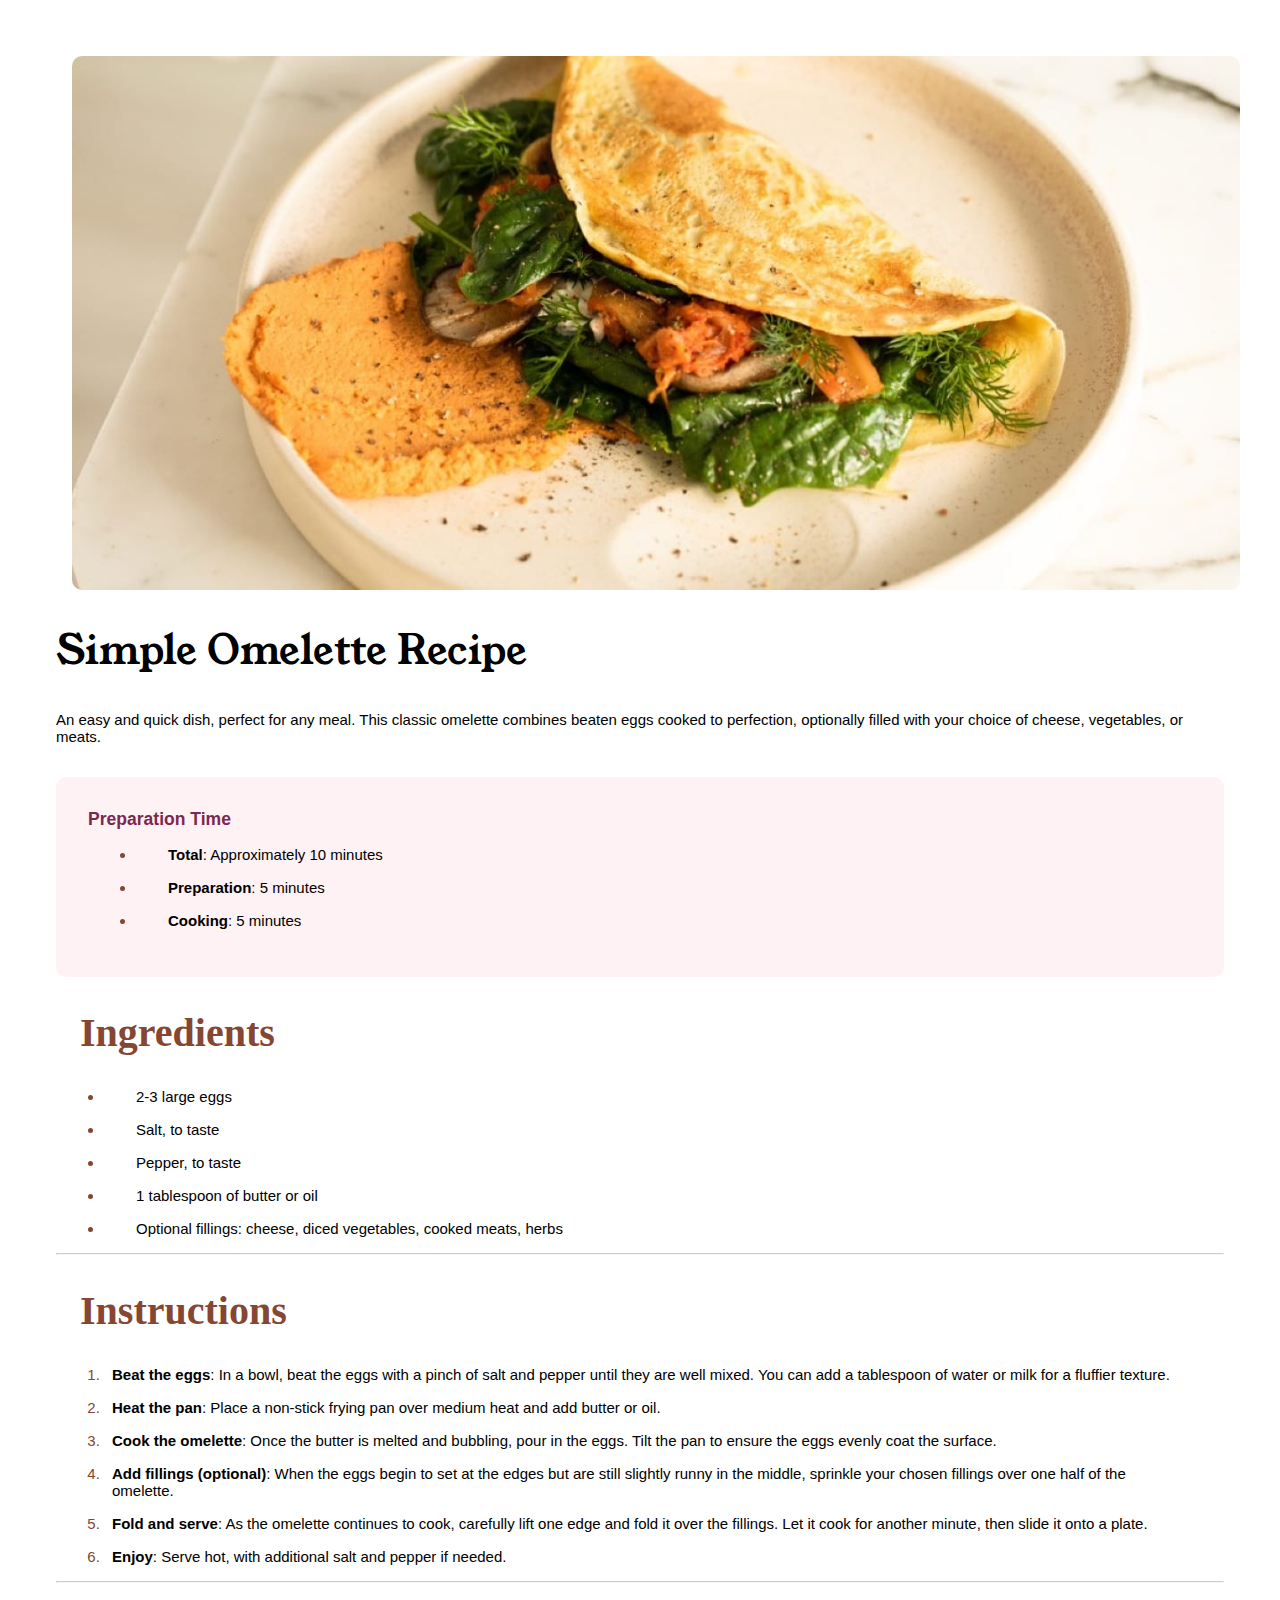
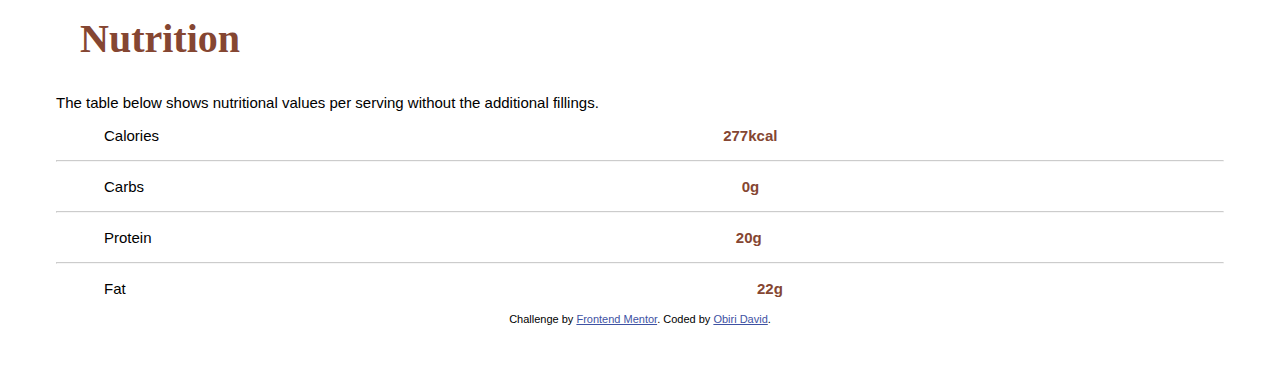
<file: index.html>
<!DOCTYPE html>
<html lang="en">
  <head>
    <meta charset="UTF-8" />
    <meta name="viewport" content="width=device-width, initial-scale=1.0" />
    <!-- displays site properly based on user's device -->

    <link
      rel="icon"
      type="image/png"
      sizes="32x32"
      href="./assets/images/favicon-32x32.png"
    />
    <link rel="stylesheet" href="/css/style.css" />
    <title>Frontend Mentor | Recipe page</title>

    <!-- Feel free to remove these styles or customise in your own stylesheet 👍 -->
    <style>
      .attribution {
        font-size: 11px;
        text-align: center;
      }
      .attribution a {
        color: hsl(228, 45%, 44%);
      }
    </style>
    <link rel="preconnect" href="https://fonts.googleapis.com" />
    <link rel="preconnect" href="https://fonts.gstatic.com" crossorigin />
    <link
      href="https://fonts.googleapis.com/css2?family=Young+Serif&display=swap"
      rel="stylesheet"
    />
  </head>
  <body>
    <img
      src="/assets/images/image-omelette.jpeg"
      alt="omelette"
      class="home-page-image"
    />

    <main>
      <h1 class="heading">Simple Omelette Recipe</h1>
      <p>
        An easy and quick dish, perfect for any meal. This classic omelette
        combines beaten eggs cooked to perfection, optionally filled with your
        choice of cheese, vegetables, or meats.
      </p>
      <div class="preparation-time">
        <h3>Preparation Time</h3>
        <ul>
          <li><strong>Total</strong>: Approximately 10 minutes</li>
          <li><strong>Preparation</strong>: 5 minutes</li>
          <li><strong>Cooking</strong>: 5 minutes</li>
        </ul>
      </div>
      <h2>Ingredients</h2>
      <ul>
        <li>2-3 large eggs</li>
        <li>Salt, to taste</li>
        <li>Pepper, to taste</li>
        <li>1 tablespoon of butter or oil</li>
        <li>
          Optional fillings: cheese, diced vegetables, cooked meats, herbs
        </li>
      </ul>
      <hr />
      <h2>Instructions</h2>
      <ol>
        <li>
          <strong>Beat the eggs</strong>: In a bowl, beat the eggs with a pinch
          of salt and pepper until they are well mixed. You can add a tablespoon
          of water or milk for a fluffier texture.
        </li>

        <li>
          <strong>Heat the pan</strong>: Place a non-stick frying pan over
          medium heat and add butter or oil.
        </li>
        <li>
          <strong>Cook the omelette</strong>: Once the butter is melted and
          bubbling, pour in the eggs. Tilt the pan to ensure the eggs evenly
          coat the surface.
        </li>

        <li>
          <strong>Add fillings (optional)</strong>: When the eggs begin to set
          at the edges but are still slightly runny in the middle, sprinkle your
          chosen fillings over one half of the omelette.
        </li>

        <li>
          <strong>Fold and serve</strong>: As the omelette continues to cook,
          carefully lift one edge and fold it over the fillings. Let it cook for
          another minute, then slide it onto a plate.
        </li>

        <li>
          <strong>Enjoy</strong>: Serve hot, with additional salt and pepper if
          needed.
        </li>
      </ol>
      <hr />
      <h2>Nutrition</h2>
      <div class="nutrition">
        <p>
          The table below shows nutritional values per serving without the
          additional fillings.
        </p>
        <div class="nutrition-container">
          <div class="nutrition-info">
            Calories
            <span class="first-info">277kcal</span>
          </div>
          <hr />
          <div class="nutrition-info">
            Carbs
            <span class="second-info">0g</span>
          </div>
          <hr />
          <div class="nutrition-info">
            Protein
            <span class="third-info">20g</span>
          </div>
          <hr />
          <div class="nutrition-info">
            Fat
            <span class="fourth-info">22g</span>
          </div>
        </div>
      </div>
    </main>
    <div class="attribution">
      Challenge by
      <a href="https://www.frontendmentor.io?ref=challenge" target="_blank"
        >Frontend Mentor</a
      >. Coded by <a href="#">Obiri David</a>.
    </div>
  </body>
</html>
</file>
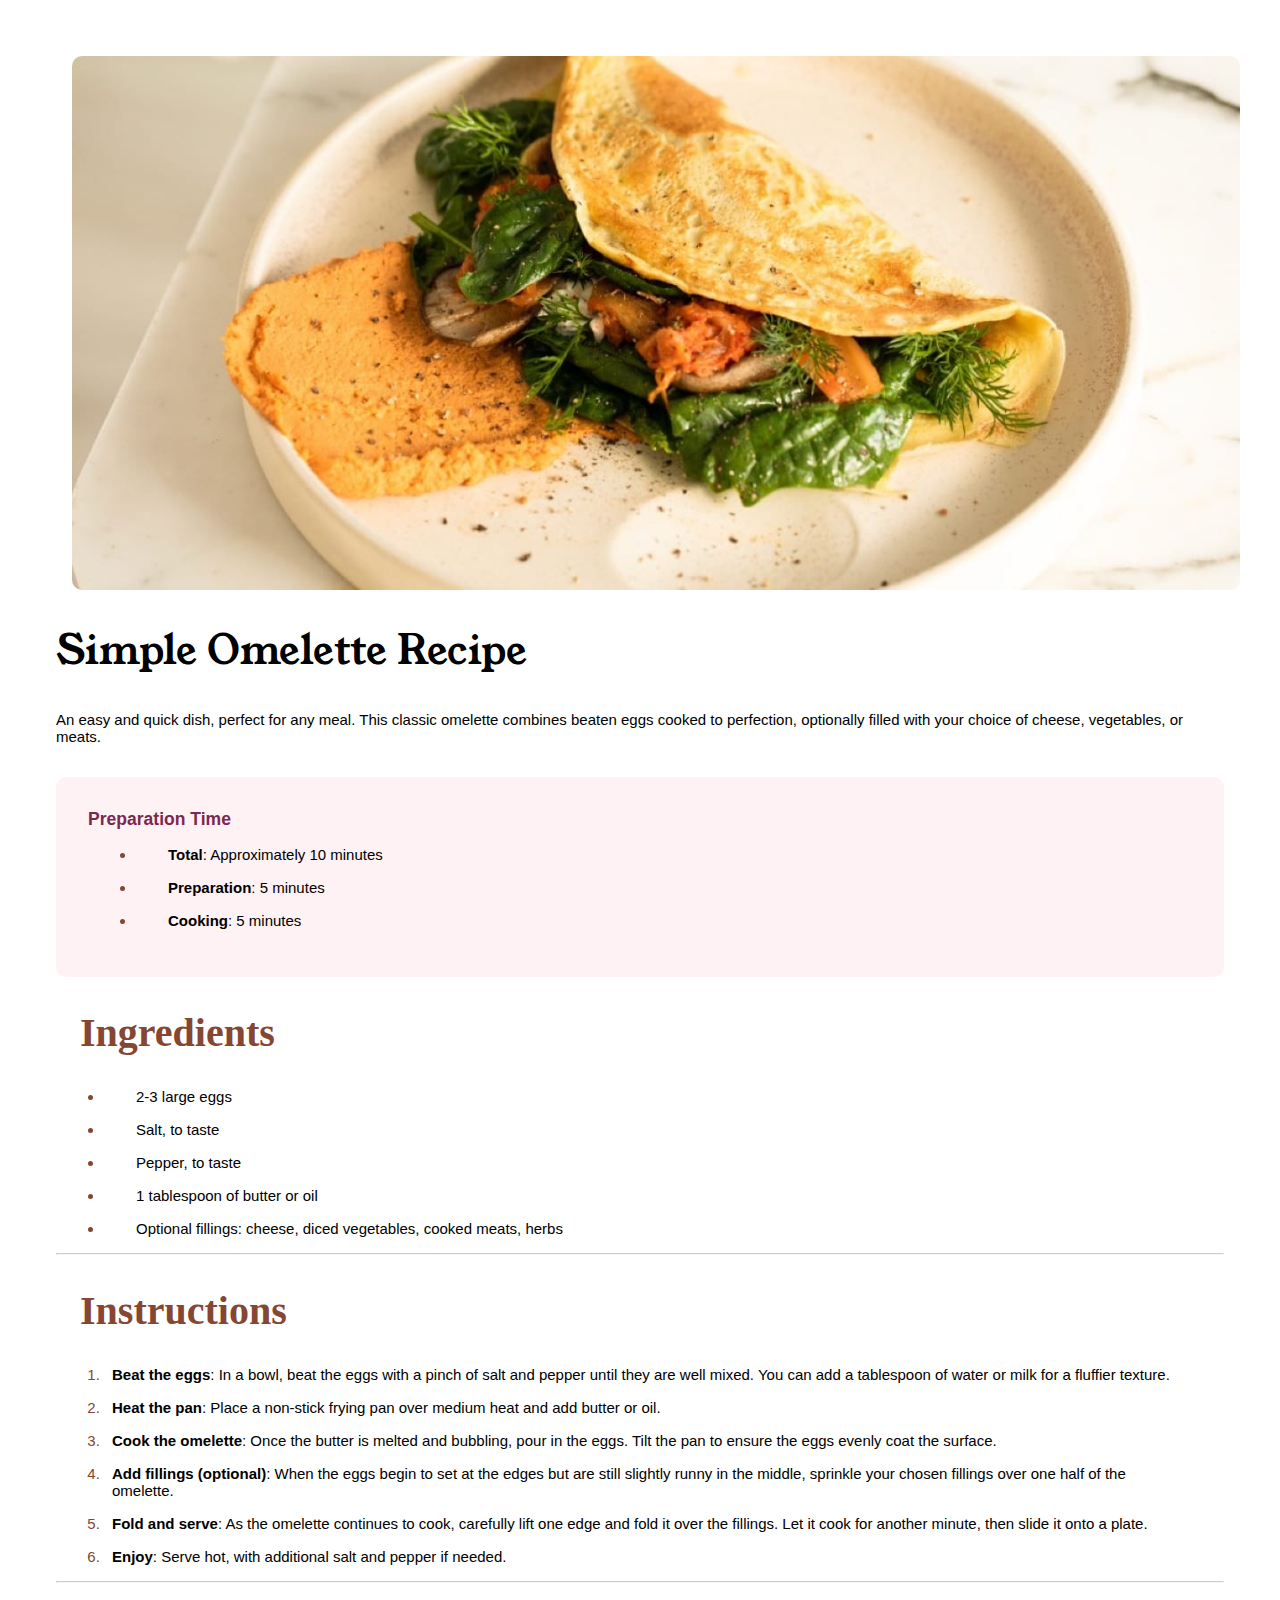
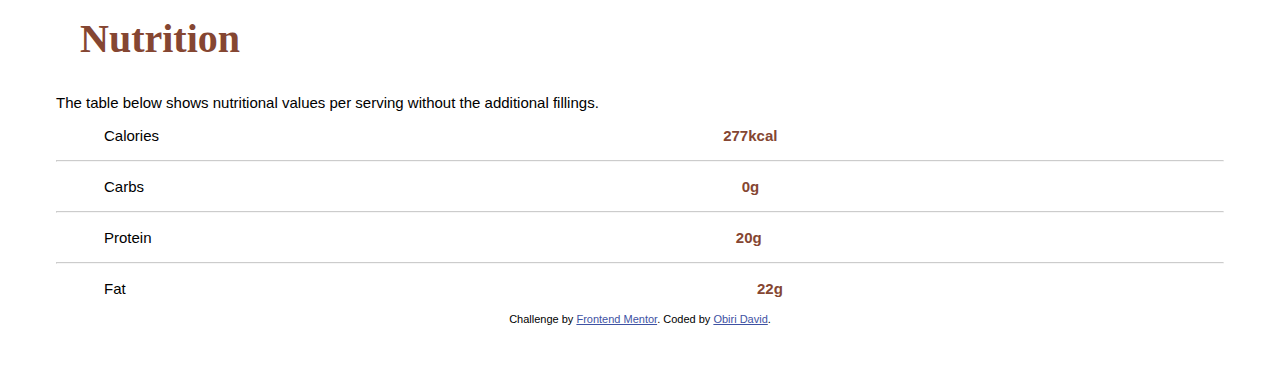
<file: recipe-page-main/index.html>
<!DOCTYPE html>
<html lang="en">
  <head>
    <meta charset="UTF-8" />
    <meta name="viewport" content="width=device-width, initial-scale=1.0" />
    <!-- displays site properly based on user's device -->

    <link
      rel="icon"
      type="image/png"
      sizes="32x32"
      href="./assets/images/favicon-32x32.png"
    />
    <link rel="stylesheet" href="/recipe-page-main/css/style.css" />
    <title>Frontend Mentor | Recipe page</title>

    <!-- Feel free to remove these styles or customise in your own stylesheet 👍 -->
    <style>
      .attribution {
        font-size: 11px;
        text-align: center;
      }
      .attribution a {
        color: hsl(228, 45%, 44%);
      }
    </style>
    <link rel="preconnect" href="https://fonts.googleapis.com" />
    <link rel="preconnect" href="https://fonts.gstatic.com" crossorigin />
    <link
      href="https://fonts.googleapis.com/css2?family=Young+Serif&display=swap"
      rel="stylesheet"
    />
  </head>
  <body>
    <img
      src="/recipe-page-main/assets/images/image-omelette.jpeg"
      alt="omelette"
      class="home-page-image"
    />

    <main>
      <h1 class="heading">Simple Omelette Recipe</h1>
      <p>
        An easy and quick dish, perfect for any meal. This classic omelette
        combines beaten eggs cooked to perfection, optionally filled with your
        choice of cheese, vegetables, or meats.
      </p>
      <div class="preparation-time">
        <h3>Preparation Time</h3>
        <ul>
          <li><strong>Total</strong>: Approximately 10 minutes</li>
          <li><strong>Preparation</strong>: 5 minutes</li>
          <li><strong>Cooking</strong>: 5 minutes</li>
        </ul>
      </div>
      <h2>Ingredients</h2>
      <ul>
        <li>2-3 large eggs</li>
        <li>Salt, to taste</li>
        <li>Pepper, to taste</li>
        <li>1 tablespoon of butter or oil</li>
        <li>
          Optional fillings: cheese, diced vegetables, cooked meats, herbs
        </li>
      </ul>
      <hr />
      <h2>Instructions</h2>
      <ol>
        <li>
          <strong>Beat the eggs</strong>: In a bowl, beat the eggs with a pinch
          of salt and pepper until they are well mixed. You can add a tablespoon
          of water or milk for a fluffier texture.
        </li>

        <li>
          <strong>Heat the pan</strong>: Place a non-stick frying pan over
          medium heat and add butter or oil.
        </li>
        <li>
          <strong>Cook the omelette</strong>: Once the butter is melted and
          bubbling, pour in the eggs. Tilt the pan to ensure the eggs evenly
          coat the surface.
        </li>

        <li>
          <strong>Add fillings (optional)</strong>: When the eggs begin to set
          at the edges but are still slightly runny in the middle, sprinkle your
          chosen fillings over one half of the omelette.
        </li>

        <li>
          <strong>Fold and serve</strong>: As the omelette continues to cook,
          carefully lift one edge and fold it over the fillings. Let it cook for
          another minute, then slide it onto a plate.
        </li>

        <li>
          <strong>Enjoy</strong>: Serve hot, with additional salt and pepper if
          needed.
        </li>
      </ol>
      <hr />
      <h2>Nutrition</h2>
      <div class="nutrition">
        <p>
          The table below shows nutritional values per serving without the
          additional fillings.
        </p>
        <div class="nutrition-container">
          <div class="nutrition-info">
            Calories
            <span class="first-info">277kcal</span>
          </div>
          <hr />
          <div class="nutrition-info">
            Carbs
            <span class="second-info">0g</span>
          </div>
          <hr />
          <div class="nutrition-info">
            Protein
            <span class="third-info">20g</span>
          </div>
          <hr />
          <div class="nutrition-info">
            Fat
            <span class="fourth-info">22g</span>
          </div>
        </div>
      </div>
    </main>
    <div class="attribution">
      Challenge by
      <a href="https://www.frontendmentor.io?ref=challenge" target="_blank"
        >Frontend Mentor</a
      >. Coded by <a href="#">Obiri David</a>.
    </div>
  </body>
</html>
</file>
<file: css/style.css>
* {
  margin: 0;
  padding: 0;
  font-family: sans-serif;
}

body {
  margin: 3.5rem;
  padding: 0;
  font-size: 15px;
  background-color: hsl(0, 0%, 100%);
}

img {
  display: block;
  max-width: 100%;
  border-radius: 10px;
  margin-left: 1rem;
}

h2,
h4 {
  color: hsl(14, 45%, 36%);
  font-family: Outfit;
 
}

h2,
h1 {
  margin: 2rem 0;
}

h1 {
  font-size: 40px;
  font-family: Young Serif;
  font-weight: 400;
}

h2 {
  margin-left: 1.5rem;
  font-size: 40px;
}

.preparation-time {
  margin: 2rem 0;
  padding: 2rem;
  background-color: rgb(255, 242, 244);
  border-radius: 10px;
}

.preparation-time h3 {
  color: hsl(332, 51%, 32%);
}

ol,
ul {
  margin: 0 2rem;
}

li {
  margin: 1rem;
  padding: 0 0 0 2rem;
}

ol li {
  padding: 0 0 0 0.5rem;
}

li::marker {
  color: hsl(14, 45%, 36%);
}

.nutrition-info {
  margin: 1rem 0 1rem 3rem;
}

.nutrition-info span {
  padding-left: 50%;
  font-weight: bolder;
  color: hsl(14, 45%, 36%);
}

.second-info {
  margin-left: 3%;
}

.third-info {
  margin-left: 1.8%;
}

.fourth-info {
  margin-left: 6%;
}

hr {
  opacity: 0.5;
}

@media (max-width: 668px) {
  body {
    margin: 0;
  }

  img {
    margin: 0;
    border-radius: 0;
  }

  main {
    margin: 1rem;
  }

  .preparation-time ul {
    margin-left: 0;
  }

  h2 {
    font-size: 30px;
  }

  .nutrition {
    margin: 1rem;
  }

  .nutrition-info {
    margin: 1rem 0 1rem 1rem;
  }

  .nutrition-info span {
    padding-left: 20%;
  }

  .second-info {
    margin-left: 7%;
  }

  .third-info {
    margin-left: 5%;
  }

  .fourth-info {
    margin-left: 15%;
  }
}
</file>
<file: recipe-page-main/css/style.css>
* {
  margin: 0;
  padding: 0;
  font-family: sans-serif;
}

body {
  margin: 3.5rem;
  padding: 0;
  font-size: 15px;
  background-color: hsl(0, 0%, 100%);
}

img {
  display: block;
  max-width: 100%;
  border-radius: 10px;
  margin-left: 1rem;
}

h2,
h4 {
  color: hsl(14, 45%, 36%);
  font-family: Outfit;
 
}

h2,
h1 {
  margin: 2rem 0;
}

h1 {
  font-size: 40px;
  font-family: Young Serif;
  font-weight: 400;
}

h2 {
  margin-left: 1.5rem;
  font-size: 40px;
}

.preparation-time {
  margin: 2rem 0;
  padding: 2rem;
  background-color: rgb(255, 242, 244);
  border-radius: 10px;
}

.preparation-time h3 {
  color: hsl(332, 51%, 32%);
}

ol,
ul {
  margin: 0 2rem;
}

li {
  margin: 1rem;
  padding: 0 0 0 2rem;
}

ol li {
  padding: 0 0 0 0.5rem;
}

li::marker {
  color: hsl(14, 45%, 36%);
}

.nutrition-info {
  margin: 1rem 0 1rem 3rem;
}

.nutrition-info span {
  padding-left: 50%;
  font-weight: bolder;
  color: hsl(14, 45%, 36%);
}

.second-info {
  margin-left: 3%;
}

.third-info {
  margin-left: 1.8%;
}

.fourth-info {
  margin-left: 6%;
}

hr {
  opacity: 0.5;
}

@media (max-width: 668px) {
  body {
    margin: 0;
  }

  img {
    margin: 0;
    border-radius: 0;
  }

  main {
    margin: 1rem;
  }

  .preparation-time ul {
    margin-left: 0;
  }

  h2 {
    font-size: 30px;
  }

  .nutrition {
    margin: 1rem;
  }

  .nutrition-info {
    margin: 1rem 0 1rem 1rem;
  }

  .nutrition-info span {
    padding-left: 20%;
  }

  .second-info {
    margin-left: 7%;
  }

  .third-info {
    margin-left: 5%;
  }

  .fourth-info {
    margin-left: 15%;
  }
}
</file>
